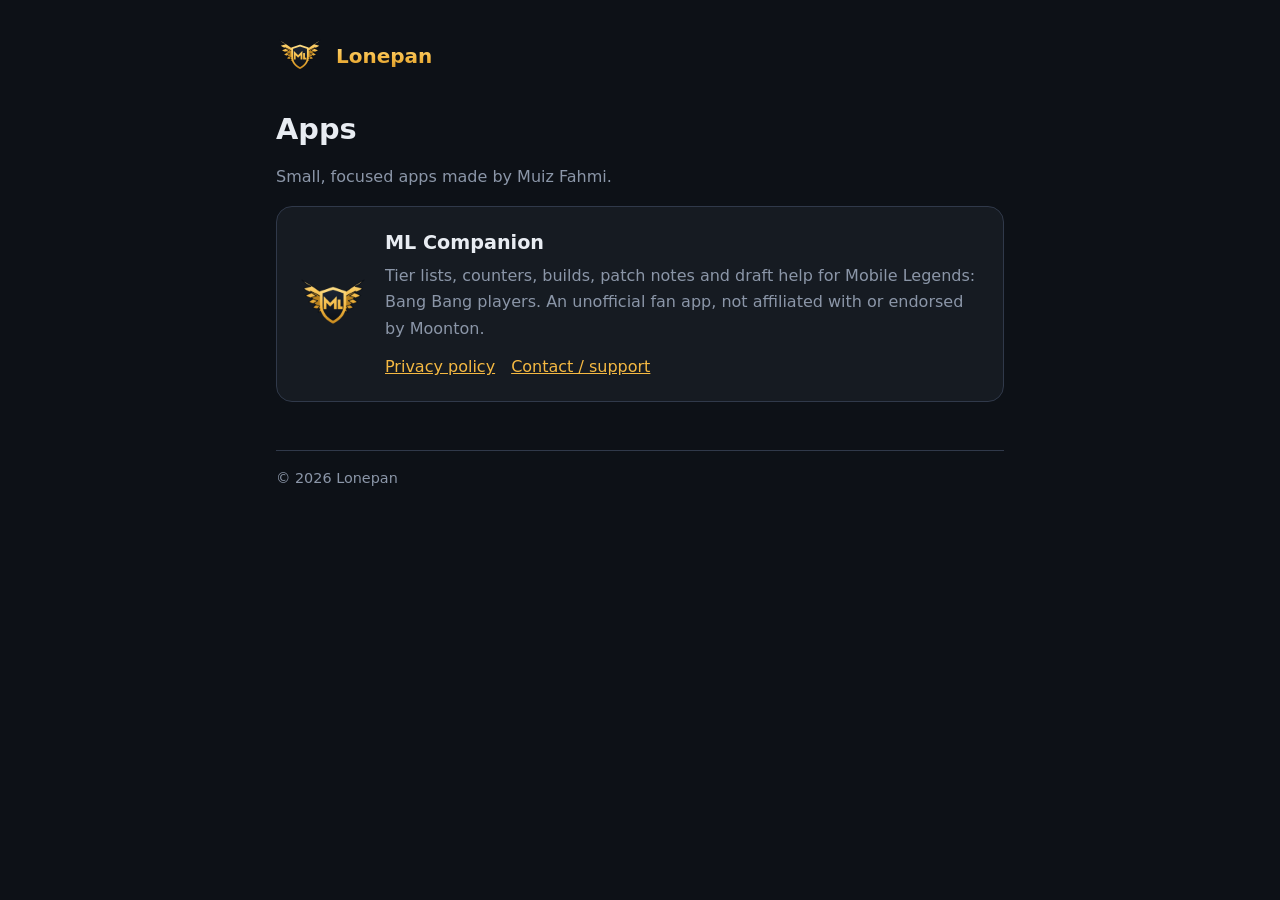
<file: index.html>
<!doctype html>
<html lang="en">
<head>
  <meta charset="utf-8">
  <meta name="viewport" content="width=device-width, initial-scale=1">
  <title>Lonepan</title>
  <meta name="description" content="Lonepan: apps by Muiz Fahmi, including ML Companion, an unofficial companion app for Mobile Legends: Bang Bang players.">
  <link rel="icon" href="assets/ml-companion-badge.png">
  <link rel="stylesheet" href="assets/site.css">
</head>
<body>
  <div class="wrap">
    <header class="site">
      <img src="assets/ml-companion-badge.png" alt="">
      <span class="name">Lonepan</span>
    </header>

    <h1>Apps</h1>
    <p class="muted">Small, focused apps made by Muiz Fahmi.</p>

    <section class="card app">
      <img src="assets/ml-companion-badge.png" alt="ML Companion badge">
      <div>
        <h2>ML Companion</h2>
        <p>Tier lists, counters, builds, patch notes and draft help for Mobile Legends: Bang Bang players.
           An unofficial fan app, not affiliated with or endorsed by Moonton.</p>
        <div class="links">
          <a href="ml-companion/privacy/">Privacy policy</a>
          <a href="https://github.com/MuizFahmi/MuizFahmi.github.io/issues">Contact / support</a>
        </div>
      </div>
    </section>

    <footer>&copy; 2026 Lonepan</footer>
  </div>
</body>
</html>
</file>
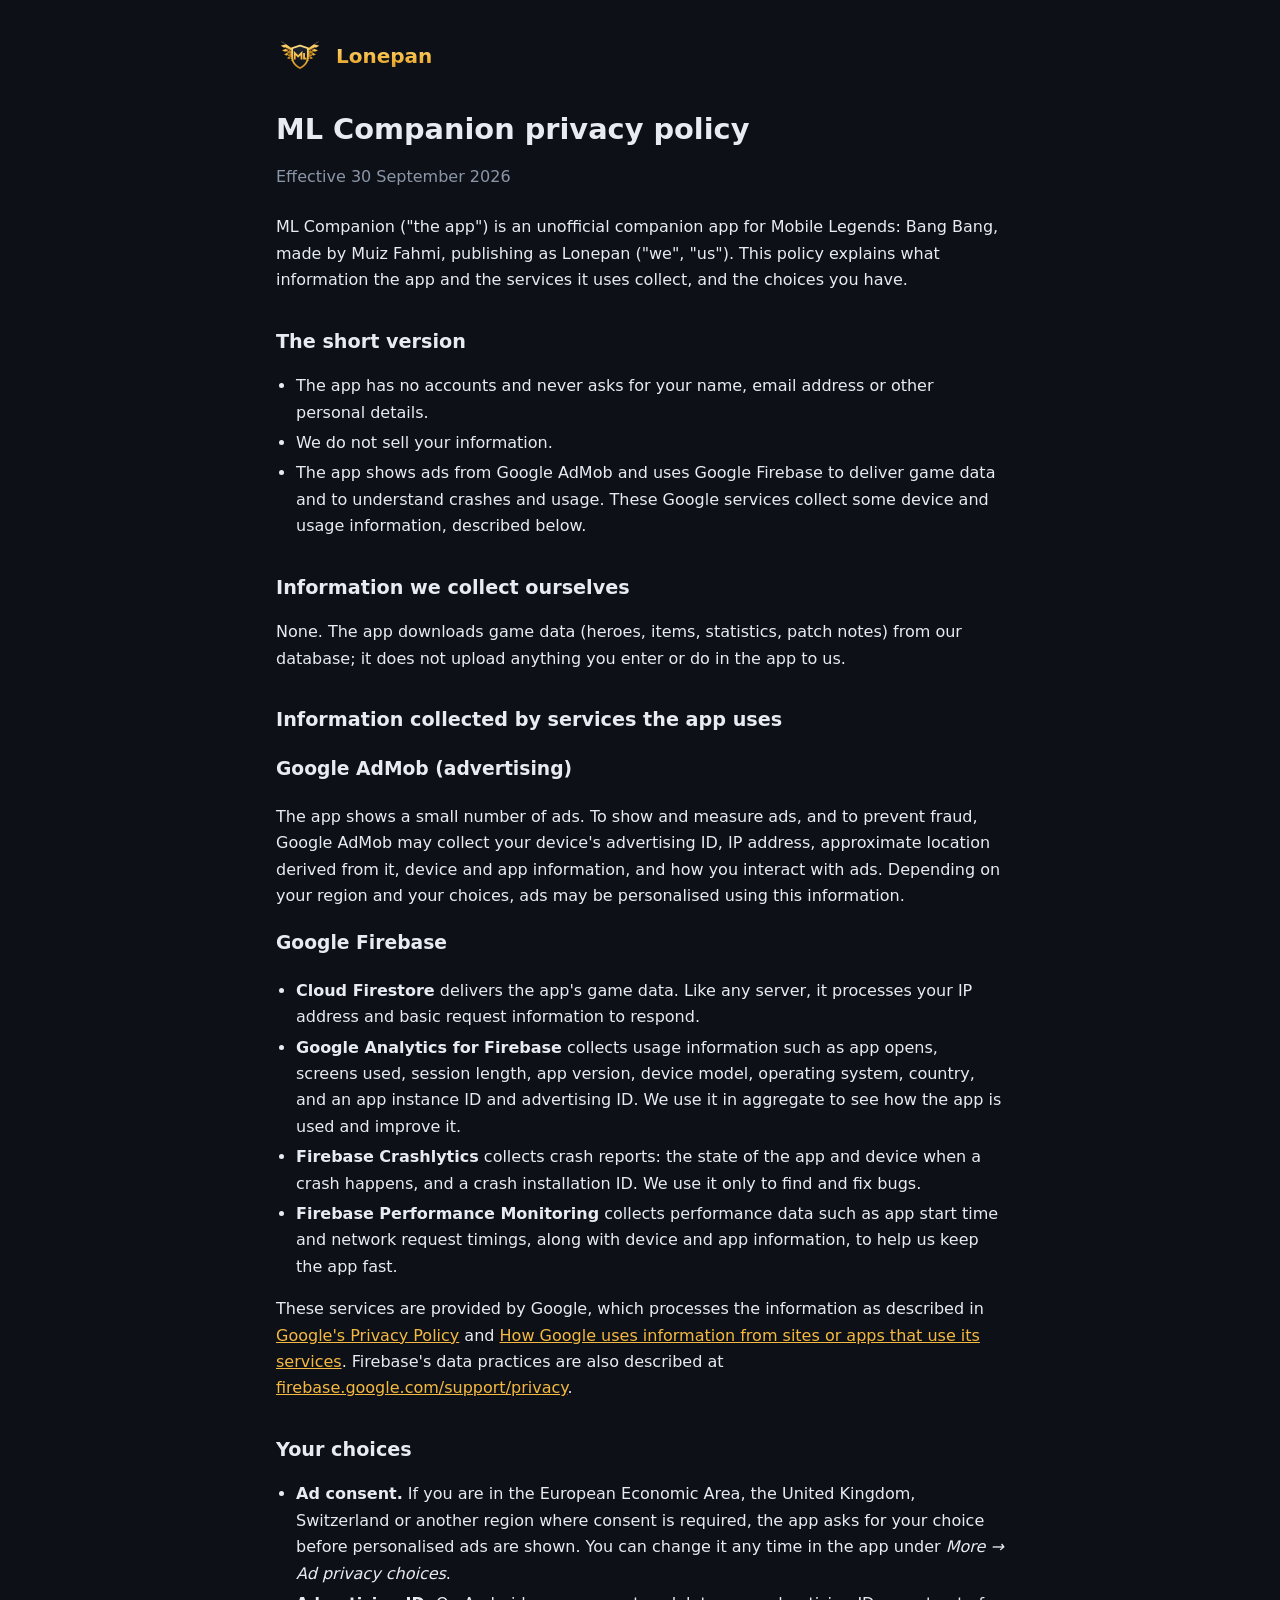
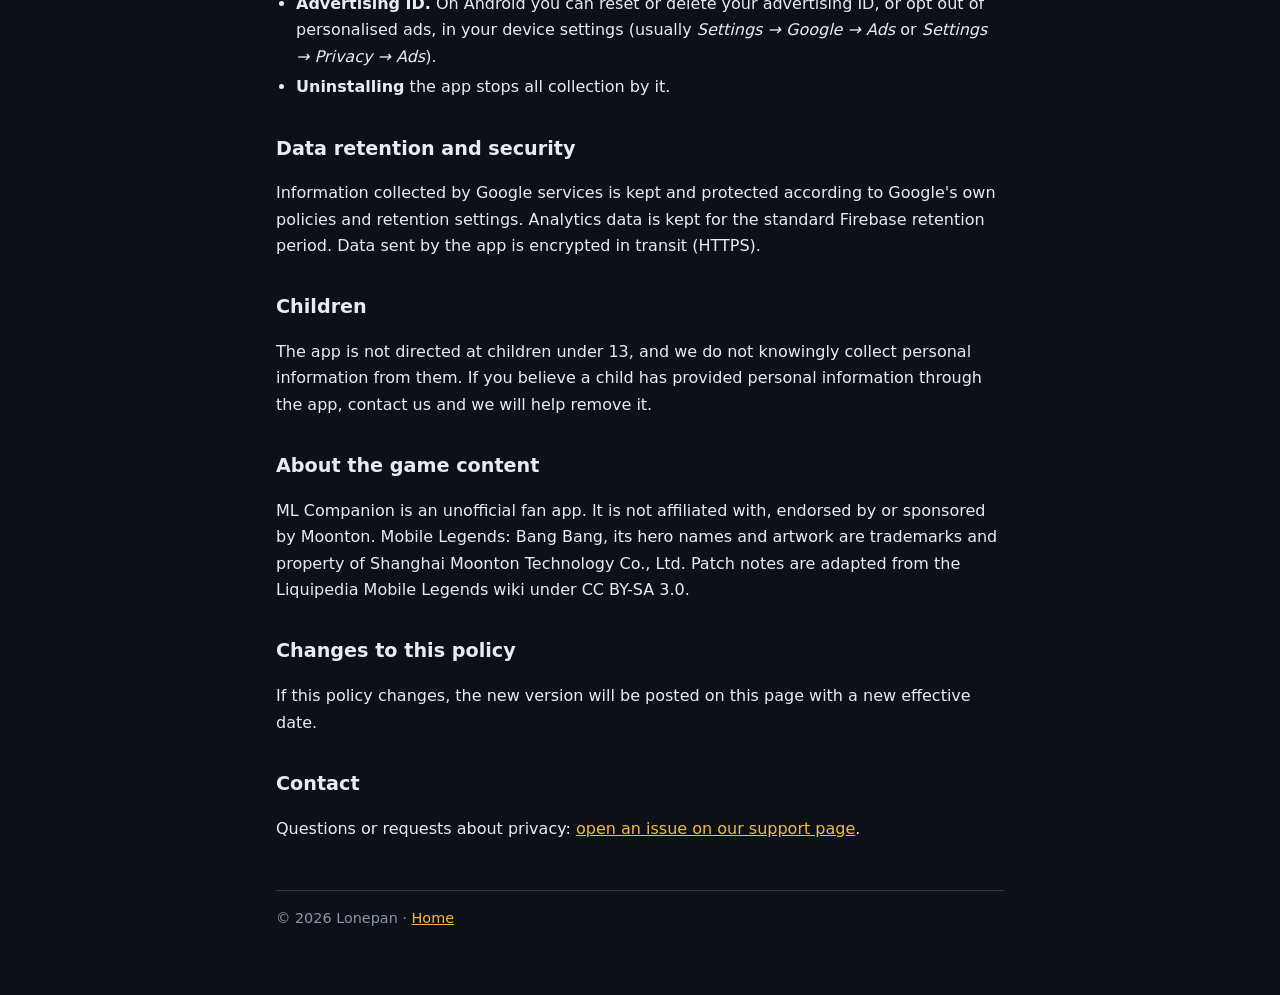
<file: ml-companion/privacy/index.html>
<!doctype html>
<html lang="en">
<head>
  <meta charset="utf-8">
  <meta name="viewport" content="width=device-width, initial-scale=1">
  <title>ML Companion Privacy</title>
  <meta name="description" content="Privacy policy for ML Companion, an unofficial companion app for Mobile Legends: Bang Bang.">
  <link rel="icon" href="../../assets/ml-companion-badge.png">
  <link rel="stylesheet" href="../../assets/site.css">
</head>
<body>
  <div class="wrap">
    <header class="site">
      <img src="../../assets/ml-companion-badge.png" alt="">
      <a class="name" href="../../">Lonepan</a>
    </header>

    <h1>ML Companion privacy policy</h1>
    <p class="meta">Effective 30 September 2026</p>

    <p>ML Companion ("the app") is an unofficial companion app for Mobile Legends: Bang Bang, made by
       Muiz Fahmi, publishing as Lonepan ("we", "us"). This policy explains what information the app
       and the services it uses collect, and the choices you have.</p>

    <h2>The short version</h2>
    <ul>
      <li>The app has no accounts and never asks for your name, email address or other personal details.</li>
      <li>We do not sell your information.</li>
      <li>The app shows ads from Google AdMob and uses Google Firebase to deliver game data and to
          understand crashes and usage. These Google services collect some device and usage information,
          described below.</li>
    </ul>

    <h2>Information we collect ourselves</h2>
    <p>None. The app downloads game data (heroes, items, statistics, patch notes) from our database;
       it does not upload anything you enter or do in the app to us.</p>

    <h2>Information collected by services the app uses</h2>

    <h3>Google AdMob (advertising)</h3>
    <p>The app shows a small number of ads. To show and measure ads, and to prevent fraud, Google AdMob may
       collect your device's advertising ID, IP address, approximate location derived from it, device and
       app information, and how you interact with ads. Depending on your region and your choices, ads may be
       personalised using this information.</p>

    <h3>Google Firebase</h3>
    <ul>
      <li><strong>Cloud Firestore</strong> delivers the app's game data. Like any server, it processes your IP
          address and basic request information to respond.</li>
      <li><strong>Google Analytics for Firebase</strong> collects usage information such as app opens, screens
          used, session length, app version, device model, operating system, country, and an app instance ID
          and advertising ID. We use it in aggregate to see how the app is used and improve it.</li>
      <li><strong>Firebase Crashlytics</strong> collects crash reports: the state of the app and device when a
          crash happens, and a crash installation ID. We use it only to find and fix bugs.</li>
      <li><strong>Firebase Performance Monitoring</strong> collects performance data such as app start time and
          network request timings, along with device and app information, to help us keep the app fast.</li>
    </ul>

    <p>These services are provided by Google, which processes the information as described in
       <a href="https://policies.google.com/privacy">Google's Privacy Policy</a> and
       <a href="https://policies.google.com/technologies/partner-sites">How Google uses information from sites or apps that use its services</a>.
       Firebase's data practices are also described at
       <a href="https://firebase.google.com/support/privacy">firebase.google.com/support/privacy</a>.</p>

    <h2>Your choices</h2>
    <ul>
      <li><strong>Ad consent.</strong> If you are in the European Economic Area, the United Kingdom, Switzerland
          or another region where consent is required, the app asks for your choice before personalised ads are
          shown. You can change it any time in the app under <em>More &rarr; Ad privacy choices</em>.</li>
      <li><strong>Advertising ID.</strong> On Android you can reset or delete your advertising ID, or opt out of
          personalised ads, in your device settings (usually <em>Settings &rarr; Google &rarr; Ads</em> or
          <em>Settings &rarr; Privacy &rarr; Ads</em>).</li>
      <li><strong>Uninstalling</strong> the app stops all collection by it.</li>
    </ul>

    <h2>Data retention and security</h2>
    <p>Information collected by Google services is kept and protected according to Google's own policies and
       retention settings. Analytics data is kept for the standard Firebase retention period. Data sent by the
       app is encrypted in transit (HTTPS).</p>

    <h2>Children</h2>
    <p>The app is not directed at children under 13, and we do not knowingly collect personal information from
       them. If you believe a child has provided personal information through the app, contact us and we will
       help remove it.</p>

    <h2>About the game content</h2>
    <p>ML Companion is an unofficial fan app. It is not affiliated with, endorsed by or sponsored by Moonton.
       Mobile Legends: Bang Bang, its hero names and artwork are trademarks and property of Shanghai Moonton
       Technology Co., Ltd. Patch notes are adapted from the Liquipedia Mobile Legends wiki under CC BY-SA 3.0.</p>

    <h2>Changes to this policy</h2>
    <p>If this policy changes, the new version will be posted on this page with a new effective date.</p>

    <h2>Contact</h2>
    <p>Questions or requests about privacy:
       <a href="https://github.com/MuizFahmi/MuizFahmi.github.io/issues">open an issue on our support page</a>.</p>

    <footer>&copy; 2026 Lonepan &middot; <a href="../../">Home</a></footer>
  </div>
</body>
</html>
</file>
<file: assets/site.css>
:root {
  --bg: #0d1117;
  --surface: #161b22;
  --outline: #30394a;
  --text: #e8ecf2;
  --muted: #8b96a8;
  --gold: #f5b942;
  --gold-light: #ffe08a;
  --gold-deep: #c98a1e;
}
* { box-sizing: border-box; }
html { -webkit-text-size-adjust: 100%; }
body {
  margin: 0;
  background: var(--bg);
  color: var(--text);
  font: 16px/1.65 system-ui, -apple-system, "Segoe UI", Roboto, sans-serif;
}
a { color: var(--gold); }
.wrap { max-width: 760px; margin: 0 auto; padding: 32px 16px 64px; }
header.site { display: flex; align-items: center; gap: 12px; margin-bottom: 32px; }
header.site img { width: 48px; height: 48px; }
header.site .name {
  font-weight: 700; font-size: 1.25rem;
  background: linear-gradient(var(--gold-light), var(--gold) 55%, var(--gold-deep));
  -webkit-background-clip: text; background-clip: text; color: transparent;
}
.card {
  background: var(--surface); border: 1px solid var(--outline);
  border-radius: 16px; padding: 20px; margin: 16px 0;
}
.app { display: flex; gap: 16px; align-items: center; }
.app img { width: 72px; height: 72px; flex: none; }
.app h2 { margin: 0 0 4px; font-size: 1.2rem; }
.app p { margin: 0; color: var(--muted); }
.links { margin-top: 12px; display: flex; flex-wrap: wrap; gap: 8px 16px; }
h1 { font-size: 1.8rem; line-height: 1.25; margin: 0 0 4px; }
h2 { font-size: 1.2rem; margin-top: 32px; }
.muted, .meta { color: var(--muted); }
.meta { margin-bottom: 24px; }
ul { padding-left: 1.25rem; }
li { margin: 4px 0; }
footer { margin-top: 48px; color: var(--muted); font-size: 0.9rem; border-top: 1px solid var(--outline); padding-top: 16px; }
</file>
